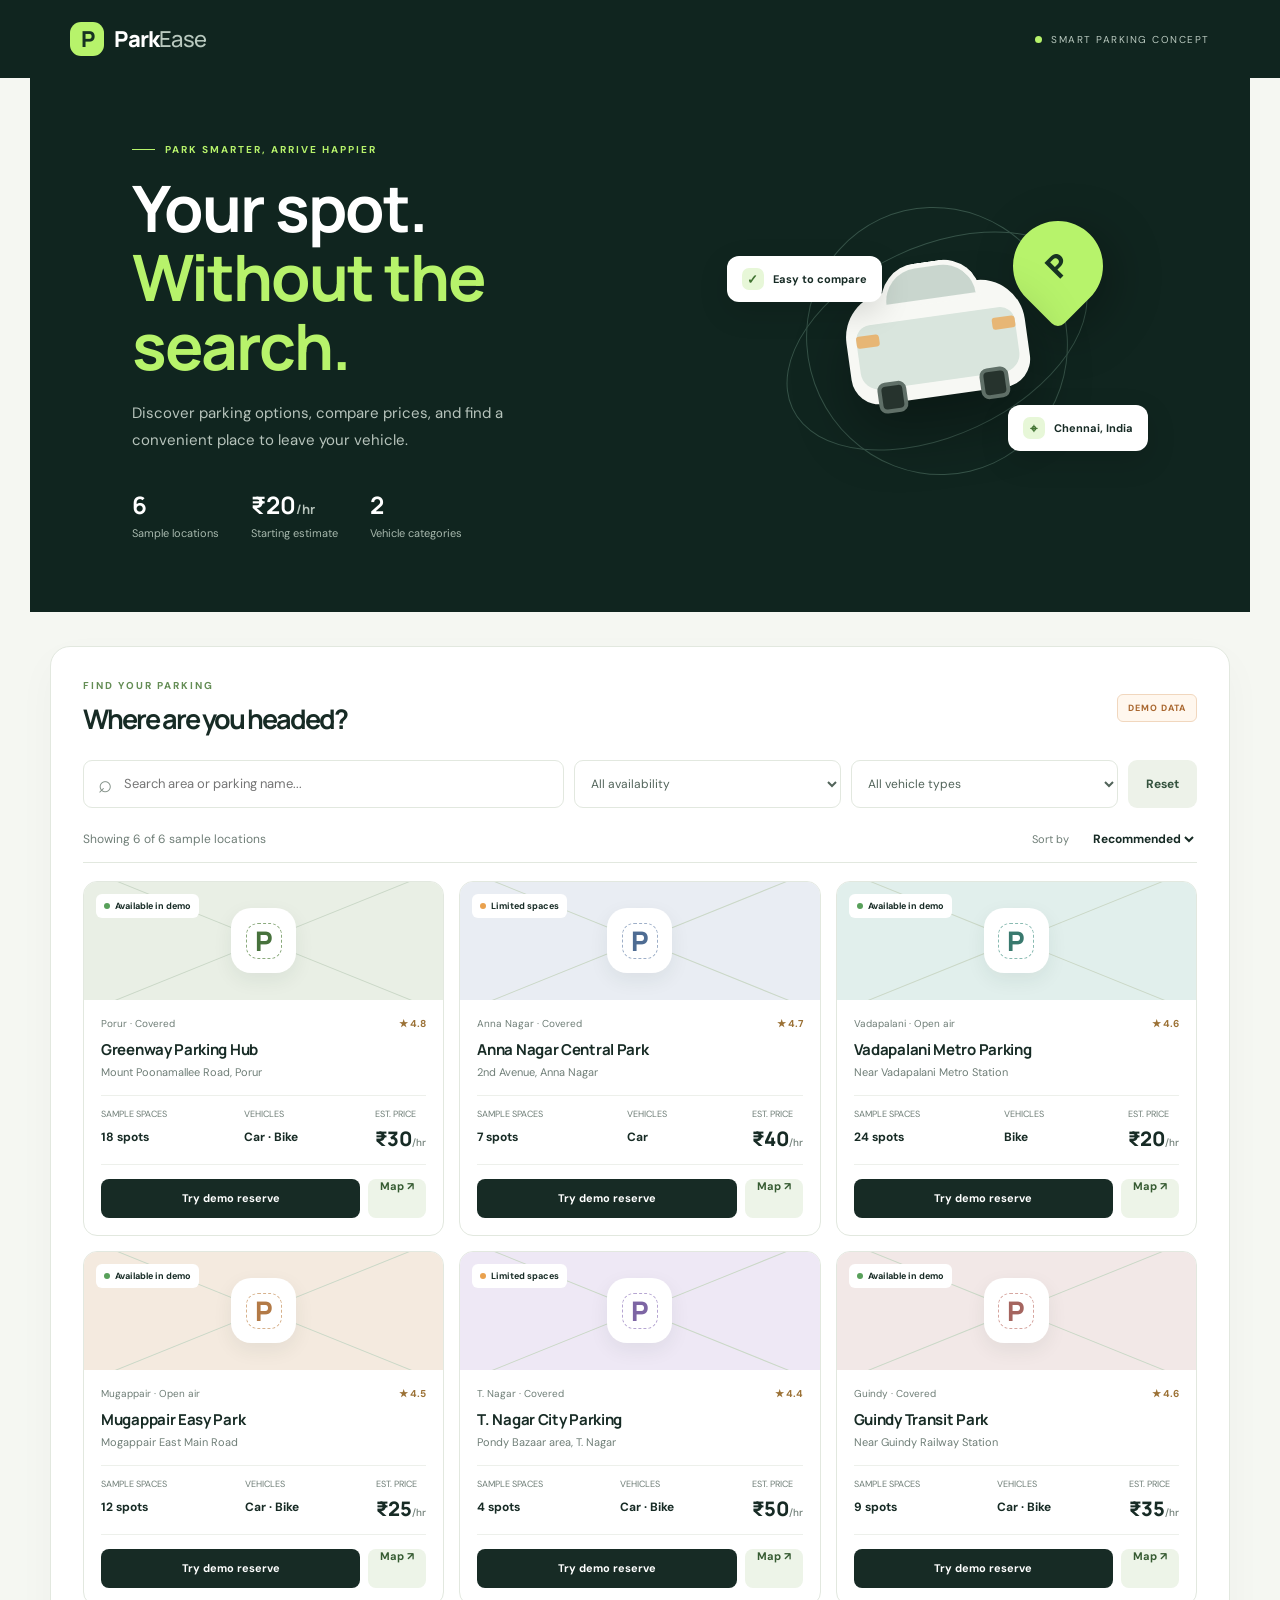
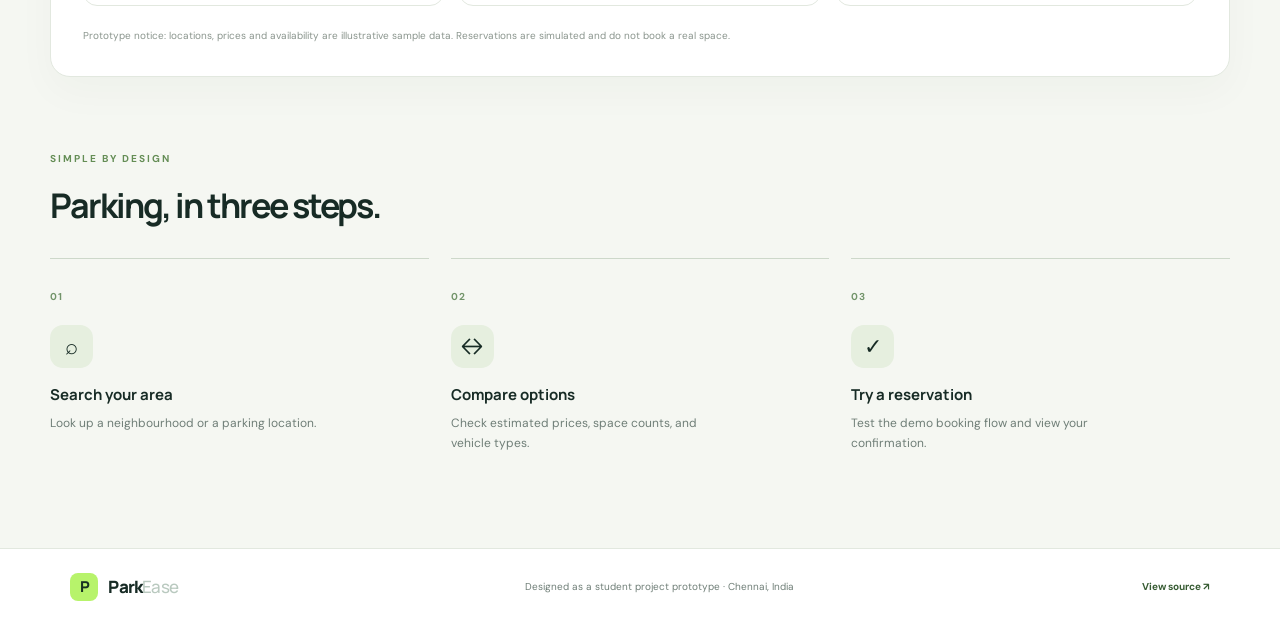
<file: index.html>
<!doctype html>
<html lang="en">
<head>
  <meta charset="utf-8">
  <meta name="viewport" content="width=device-width, initial-scale=1">
  <meta name="theme-color" content="#10251f">
  <meta name="description" content="ParkEase is a smart parking finder prototype to search, compare and demo-reserve parking spaces.">
  <title>ParkEase — Smart Parking Finder</title>
  <link rel="stylesheet" href="style.css">
</head>
<body>
  <header class="topbar">
    <a class="brand" href="#" aria-label="ParkEase home"><span class="brand-mark">P</span><span>Park<span class="brand-light">Ease</span></span></a>
    <div class="topbar-note"><span class="live-dot"></span> SMART PARKING CONCEPT</div>
  </header>

  <main>
    <section class="hero">
      <div class="hero-copy">
        <p class="eyebrow"><span class="eyebrow-line"></span> PARK SMARTER, ARRIVE HAPPIER</p>
        <h1>Your spot.<br><em>Without the search.</em></h1>
        <p class="hero-sub">Discover parking options, compare prices, and find a convenient place to leave your vehicle.</p>
        <div class="hero-stats">
          <div><strong>6</strong><span>Sample locations</span></div>
          <div><strong>₹20<span class="stat-unit">/hr</span></strong><span>Starting estimate</span></div>
          <div><strong>2</strong><span>Vehicle categories</span></div>
        </div>
      </div>
      <div class="hero-art" aria-hidden="true">
        <div class="orbit orbit-one"></div><div class="orbit orbit-two"></div>
        <div class="pin pin-back">P</div>
        <div class="car-card"><div class="car-top"></div><div class="car-body"><span></span><span></span></div><div class="car-wheel wheel-one"></div><div class="car-wheel wheel-two"></div></div>
        <div class="floating-tag tag-one"><span class="tag-icon">✓</span> Easy to compare</div>
        <div class="floating-tag tag-two"><span class="tag-icon">⌖</span> Chennai, India</div>
      </div>
    </section>

    <section class="search-panel" aria-label="Find parking">
      <div class="search-heading"><div><p class="eyebrow">FIND YOUR PARKING</p><h2>Where are you headed?</h2></div><span class="demo-label">DEMO DATA</span></div>
      <div class="search-controls">
        <label class="search-box"><span class="search-icon">⌕</span><span class="sr-only">Search by area or parking name</span><input id="searchInput" type="search" placeholder="Search area or parking name..." autocomplete="off"></label>
        <label class="select-wrap"><span class="sr-only">Availability</span><select id="availabilityFilter"><option value="all">All availability</option><option value="available">Available now</option><option value="limited">Limited spaces</option></select></label>
        <label class="select-wrap"><span class="sr-only">Vehicle type</span><select id="vehicleFilter"><option value="all">All vehicle types</option><option value="Car">Car</option><option value="Bike">Bike</option></select></label>
        <button id="clearButton" class="clear-button" type="button">Reset</button>
      </div>
      <div class="results-bar"><p id="resultCount">Showing 6 locations</p><label class="sort-wrap">Sort by <select id="sortSelect"><option value="recommended">Recommended</option><option value="price">Lowest price</option><option value="spaces">Most spaces</option></select></label></div>
      <div id="parkingGrid" class="parking-grid" aria-live="polite"></div>
      <div id="emptyState" class="empty-state" hidden><div class="empty-icon">⌕</div><h3>No parking spots found</h3><p>Try another area or reset your filters.</p><button class="button button-dark" id="emptyReset" type="button">Reset filters</button></div>
      <p class="disclaimer">Prototype notice: locations, prices and availability are illustrative sample data. Reservations are simulated and do not book a real space.</p>
    </section>

    <section class="how-section">
      <div><p class="eyebrow">SIMPLE BY DESIGN</p><h2>Parking, in three steps.</h2></div>
      <div class="steps">
        <article class="step"><span class="step-number">01</span><div class="step-icon">⌕</div><h3>Search your area</h3><p>Look up a neighbourhood or a parking location.</p></article>
        <article class="step"><span class="step-number">02</span><div class="step-icon">↔</div><h3>Compare options</h3><p>Check estimated prices, space counts, and vehicle types.</p></article>
        <article class="step"><span class="step-number">03</span><div class="step-icon">✓</div><h3>Try a reservation</h3><p>Test the demo booking flow and view your confirmation.</p></article>
      </div>
    </section>
  </main>

  <footer><a class="brand footer-brand" href="#"><span class="brand-mark">P</span><span>Park<span class="brand-light">Ease</span></span></a><p>Designed as a student project prototype · Chennai, India</p><a href="https://github.com/jaihari-maker/ai-" target="_blank" rel="noreferrer">View source ↗</a></footer>
  <div id="toast" class="toast" role="status" aria-live="polite"></div>
  <script src="script.js"></script>
</body>
</html>
</file>
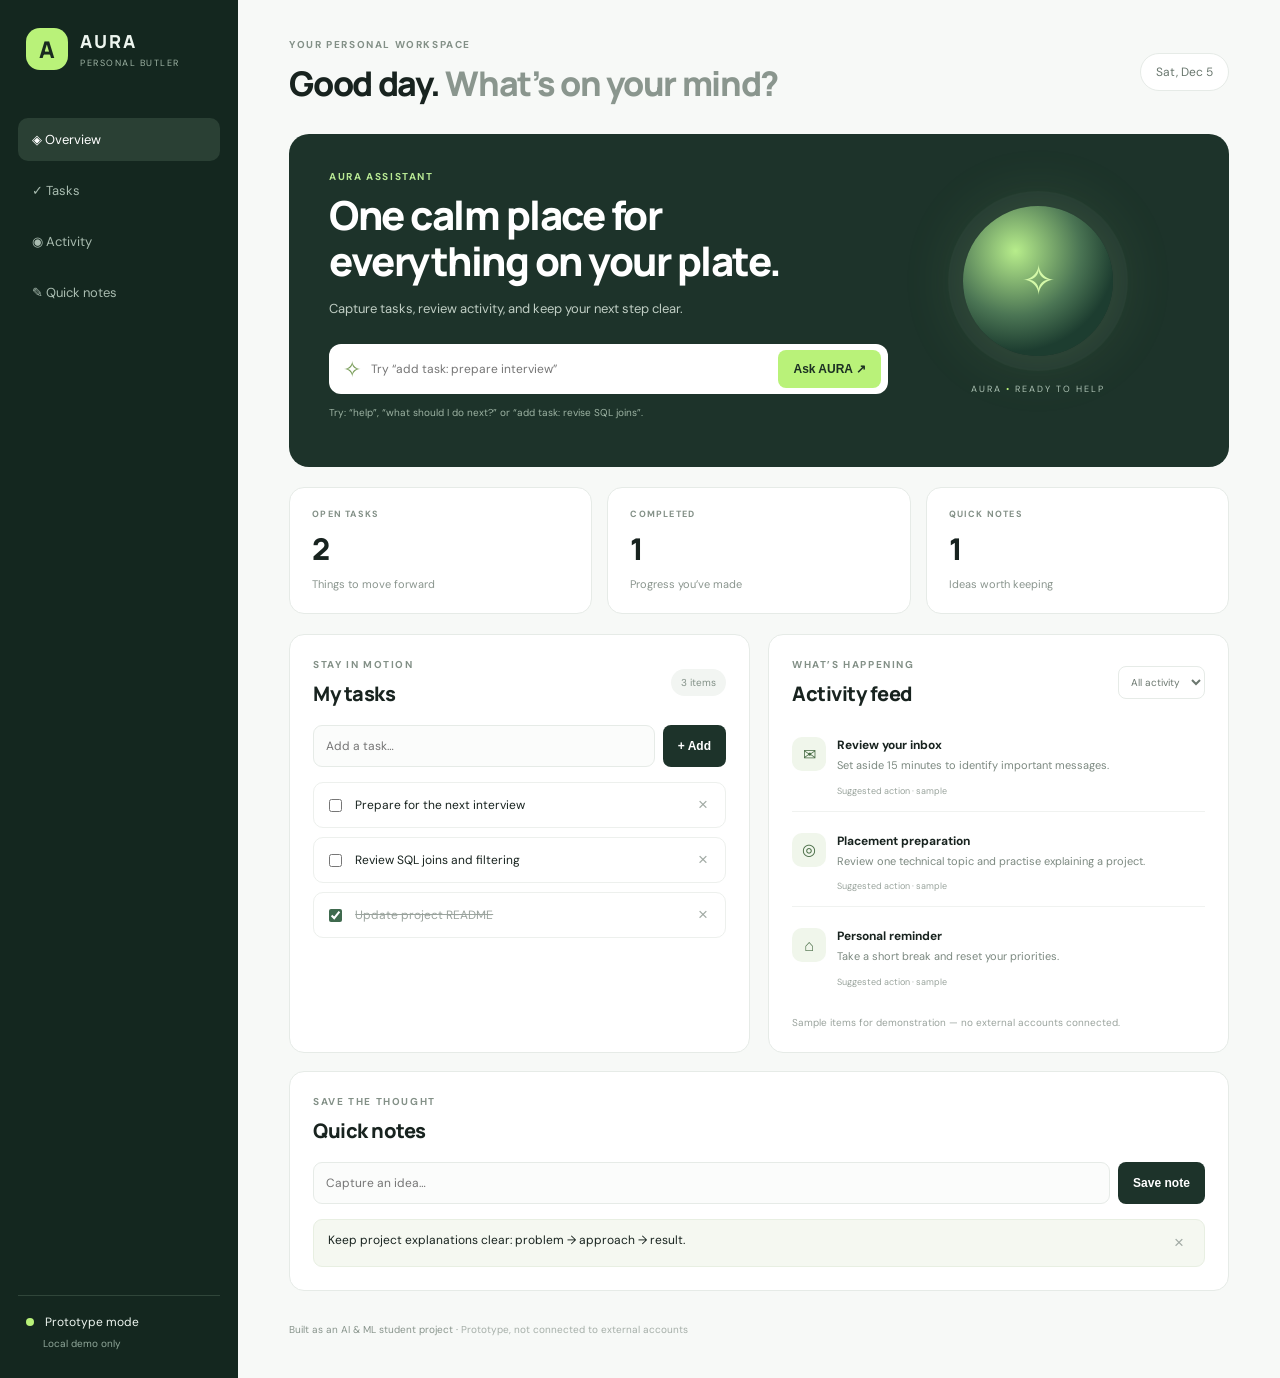
<file: aura-ai-butler/index.html>
<!doctype html>
<html lang="en">
<head>
  <meta charset="utf-8">
  <meta name="viewport" content="width=device-width, initial-scale=1">
  <meta name="description" content="AURA personal productivity assistant prototype">
  <title>AURA — AI Personal Butler</title>
  <link rel="stylesheet" href="style.css">
</head>
<body>
  <div class="app-shell">
    <aside class="sidebar">
      <div class="brand"><span class="brand-mark">A</span><div><strong>AURA</strong><small>PERSONAL BUTLER</small></div></div>
      <nav><a class="active" href="#overview">◈ Overview</a><a href="#tasks">✓ Tasks</a><a href="#activity">◉ Activity</a><a href="#notes">✎ Quick notes</a></nav>
      <div class="sidebar-foot"><span class="status-dot"></span> Prototype mode <small>Local demo only</small></div>
    </aside>
    <main class="main" id="overview">
      <header class="topbar"><div><p class="eyebrow">YOUR PERSONAL WORKSPACE</p><h1>Good day. <span>What’s on your mind?</span></h1></div><div class="date-pill" id="today"></div></header>
      <section class="hero">
        <div><p class="eyebrow">AURA ASSISTANT</p><h2>One calm place for<br>everything on your plate.</h2><p>Capture tasks, review activity, and keep your next step clear.</p>
          <form id="command-form" class="command"><span>✧</span><input id="command-input" placeholder="Try “add task: prepare interview”" aria-label="Ask AURA"><button>Ask AURA ↗</button></form>
          <p class="hint">Try: “help”, “what should I do next?” or “add task: revise SQL joins”.</p>
        </div>
        <div class="orb-wrap"><div class="orb"><span>✧</span></div><div class="orb-caption">AURA <span>•</span> READY TO HELP</div></div>
      </section>
      <section class="stats"><article><span>OPEN TASKS</span><strong id="open-count">0</strong><small>Things to move forward</small></article><article><span>COMPLETED</span><strong id="done-count">0</strong><small>Progress you’ve made</small></article><article><span>QUICK NOTES</span><strong id="note-count">0</strong><small>Ideas worth keeping</small></article></section>
      <div class="content-grid">
        <section class="panel" id="tasks"><div class="panel-head"><div><p class="eyebrow">STAY IN MOTION</p><h3>My tasks</h3></div><span class="count" id="task-label">0 items</span></div>
          <form id="task-form" class="inline-form"><input id="task-input" maxlength="120" placeholder="Add a task…" aria-label="New task" required><button class="primary">+ Add</button></form><div id="task-list" class="task-list"></div>
        </section>
        <section class="panel" id="activity"><div class="panel-head"><div><p class="eyebrow">WHAT’S HAPPENING</p><h3>Activity feed</h3></div><select id="activity-filter" aria-label="Filter activity"><option value="all">All activity</option><option value="work">Work</option><option value="personal">Personal</option></select></div><div id="activity-list" class="activity-list"></div><p class="sample-note">Sample items for demonstration — no external accounts connected.</p></section>
      </div>
      <section class="panel notes-panel" id="notes"><div class="panel-head"><div><p class="eyebrow">SAVE THE THOUGHT</p><h3>Quick notes</h3></div></div><form id="note-form" class="inline-form"><input id="note-input" maxlength="240" placeholder="Capture an idea…" aria-label="New note" required><button class="primary">Save note</button></form><div id="note-list" class="note-list"></div></section>
      <footer>Built as an AI & ML student project · <span>Prototype, not connected to external accounts</span></footer>
    </main>
  </div>
  <div id="toast" role="status" aria-live="polite"></div>
  <script src="script.js"></script>
</body>
</html>
</file>
<file: style.css>
@import url('https://fonts.googleapis.com/css2?family=DM+Sans:wght@400;500;600;700&family=Manrope:wght@400;500;600;700;800&display=swap');
:root{--ink:#172b25;--muted:#6f7e77;--green:#b7f36b;--green-dark:#426d31;--paper:#f5f7f2;--line:#e2e8df;--white:#fff;--orange:#e99b5d}
*{box-sizing:border-box}html{scroll-behavior:smooth}body{margin:0;background:var(--paper);color:var(--ink);font-family:'DM Sans',sans-serif}button,input,select{font:inherit}button,a,select{ -webkit-tap-highlight-color:transparent}a{color:inherit;text-decoration:none}.topbar{height:78px;display:flex;align-items:center;justify-content:space-between;padding:0 max(5.5vw,24px);background:#10251f;color:#fff}.brand{display:inline-flex;align-items:center;gap:10px;font-family:Manrope,sans-serif;font-size:22px;font-weight:800;letter-spacing:-.8px}.brand-mark{width:34px;height:34px;border-radius:11px;background:var(--green);color:#173322;display:grid;place-items:center;font-weight:800}.brand-light{font-weight:500;color:#b9c9bf}.topbar-note{font-size:10px;letter-spacing:1.5px;color:#b9c9bf;display:flex;align-items:center;gap:9px}.live-dot{width:7px;height:7px;border-radius:50%;background:var(--green)}
main{max-width:1240px;margin:auto;padding:0 30px}.hero{min-height:440px;background:#10251f;color:#fff;margin:0 calc((1240px - 100vw)/2);padding:65px max(8vw,42px) 72px;display:grid;grid-template-columns:1.15fr .85fr;align-items:center;gap:25px;overflow:hidden}.hero-copy{max-width:620px}.eyebrow{font-size:10px;letter-spacing:2px;font-weight:700;color:#648d55;margin:0 0 17px;display:flex;align-items:center;gap:10px}.hero .eyebrow{color:var(--green)}.eyebrow-line{width:23px;height:1px;background:currentColor}h1,h2,h3,p{margin-top:0}h1,h2{font-family:Manrope,sans-serif;letter-spacing:-2px}h1{font-size:clamp(42px,5vw,66px);line-height:1.08;margin-bottom:20px;font-weight:700}h1 em{font-style:normal;color:var(--green)}.hero-sub{max-width:450px;color:#b7c4bc;line-height:1.75;font-size:15px}.hero-stats{display:flex;gap:32px;margin-top:35px}.hero-stats div{display:grid;gap:5px}.hero-stats strong{font:700 24px Manrope,sans-serif}.hero-stats div>span{font-size:11px;color:#a7b8ad}.stat-unit{font-size:13px;color:#b7c4bc}.hero-art{height:280px;position:relative;display:grid;place-items:center}.orbit{position:absolute;border:1px solid #365348;border-radius:50%;transform:rotate(-25deg)}.orbit-one{width:320px;height:190px}.orbit-two{width:260px;height:270px}.pin{position:absolute;width:90px;height:90px;border-radius:50% 50% 50% 10%;transform:rotate(-45deg);background:var(--green);display:grid;place-items:center;color:#173322;font-size:32px;font-weight:800;box-shadow:0 15px 50px #0004;top:20px;right:45px}.pin-back{transform:rotate(-45deg)}.pin-back::first-letter{transform:rotate(45deg)}.car-card{position:relative;width:180px;height:110px;background:#f7f8f4;border-radius:45px 45px 28px 28px;transform:rotate(-8deg);box-shadow:0 30px 60px #0005;z-index:2}.car-top{position:absolute;width:100px;height:42px;left:40px;top:-25px;background:#c9d6ce;border-radius:45px 45px 5px 5px;border:5px solid #f7f8f4}.car-body{position:absolute;inset:30px 10px 15px;background:#d9e5dd;border-radius:15px 15px 18px 18px}.car-body span{position:absolute;width:23px;height:12px;background:#e7b675;border-radius:3px;top:10px}.car-body span:first-child{left:0}.car-body span:last-child{right:0}.car-wheel{position:absolute;width:29px;height:31px;background:#26332d;border:4px solid #607068;border-radius:8px;bottom:-10px}.wheel-one{left:24px}.wheel-two{right:24px}.floating-tag{position:absolute;background:#fff;color:var(--ink);border-radius:12px;padding:12px 15px;font-size:11px;font-weight:700;box-shadow:0 10px 30px #0002;z-index:3;display:flex;align-items:center;gap:9px}.tag-one{left:0;top:55px}.tag-two{right:0;bottom:30px}.tag-icon{width:22px;height:22px;border-radius:7px;background:#e7f7d8;color:#3f7230;display:grid;place-items:center;font-size:13px}
.search-panel{background:#fff;border:1px solid var(--line);border-radius:20px;padding:32px;margin-top:34px;box-shadow:0 15px 40px #17332208}.search-heading{display:flex;justify-content:space-between;align-items:center;margin-bottom:23px}.search-heading .eyebrow{margin-bottom:8px}.search-heading h2,.how-section h2{font-size:27px;margin-bottom:0}.demo-label{border:1px solid #f1d7be;background:#fff7ee;color:#a9672f;border-radius:6px;padding:7px 10px;font-size:9px;font-weight:700;letter-spacing:1px}.search-controls{display:grid;grid-template-columns:1.8fr 1fr 1fr auto;gap:10px}.search-box,.select-wrap{height:48px;border:1px solid var(--line);border-radius:9px;display:flex;align-items:center;background:#fff}.search-box{padding:0 14px;gap:10px}.search-icon{font-size:24px;color:#839188}.search-box input{border:0;outline:0;width:100%;color:var(--ink);font-size:13px;background:transparent}.select-wrap select,.sort-wrap select{border:0;outline:0;background:transparent;color:#52645a;font-size:12px;width:100%;padding:0 12px;cursor:pointer}.clear-button{border:0;background:#edf2e9;border-radius:9px;padding:0 18px;color:#34523e;font-size:12px;font-weight:700;cursor:pointer}.results-bar{display:flex;align-items:center;justify-content:space-between;border-bottom:1px solid var(--line);padding:22px 0 14px;margin-bottom:18px}.results-bar p{font-size:12px;color:var(--muted);margin:0}.sort-wrap{display:flex;align-items:center;gap:8px;font-size:11px;color:var(--muted)}.sort-wrap select{width:auto;font-weight:700;color:var(--ink);padding-right:0}
.parking-grid{display:grid;grid-template-columns:repeat(3,minmax(0,1fr));gap:15px}.parking-card{border:1px solid var(--line);border-radius:14px;overflow:hidden;background:#fff;transition:transform .2s,box-shadow .2s}.parking-card:hover{transform:translateY(-3px);box-shadow:0 12px 24px #1733220d}.lot-art{height:118px;background:#e9efe5;position:relative;overflow:hidden;display:flex;align-items:center;justify-content:center}.lot-art::before,.lot-art::after{content:"";position:absolute;width:160%;height:1px;background:#cbd8c8;transform:rotate(-22deg)}.lot-art::after{transform:rotate(22deg)}.lot-symbol{position:relative;z-index:1;width:65px;height:65px;border-radius:20px;background:#fff;box-shadow:0 7px 20px #203d2512;display:grid;place-items:center;color:#47723c;font:800 27px Manrope,sans-serif}.lot-symbol::after{content:"";position:absolute;width:34px;height:34px;border:1px dashed #8baa7d;border-radius:12px}.lot-art.tone-2{background:#e9edf3}.tone-2 .lot-symbol{color:#4e6c93}.tone-2 .lot-symbol::after{border-color:#9eafc8}.lot-art.tone-3{background:#f4eadf}.tone-3 .lot-symbol{color:#b37a46}.tone-3 .lot-symbol::after{border-color:#d7b28d}.lot-art.tone-4{background:#e1efec}.tone-4 .lot-symbol{color:#39796e}.tone-4 .lot-symbol::after{border-color:#8abbb2}.lot-art.tone-5{background:#eee8f5}.tone-5 .lot-symbol{color:#7d65a4}.tone-5 .lot-symbol::after{border-color:#b6a6d2}.lot-art.tone-6{background:#f2e8e7}.tone-6 .lot-symbol{color:#a5655f}.tone-6 .lot-symbol::after{border-color:#d6a6a0}.status-pill{position:absolute;top:12px;left:12px;z-index:2;background:#fff;border-radius:6px;padding:6px 8px;font-size:9px;font-weight:700;display:flex;align-items:center;gap:5px}.status-pill::before{content:"";width:6px;height:6px;background:#58a05a;border-radius:50%}.status-pill.limited::before{background:#e9a14e}.card-content{padding:17px}.card-meta{display:flex;align-items:center;justify-content:space-between;gap:8px;color:var(--muted);font-size:10px;margin-bottom:9px}.rating{color:#9b7135;font-weight:700}.parking-card h3{font:700 15px Manrope,sans-serif;letter-spacing:-.3px;margin:0 0 5px}.address{font-size:11px;color:var(--muted);margin-bottom:16px}.card-details{display:flex;justify-content:space-between;border-top:1px solid #edf0eb;border-bottom:1px solid #edf0eb;padding:12px 0;margin-bottom:14px}.detail-label{font-size:9px;color:var(--muted);display:block;margin-bottom:5px}.detail-value{font-size:12px;font-weight:700}.price{font:800 20px Manrope,sans-serif}.price small{font:500 10px 'DM Sans',sans-serif;color:var(--muted)}.card-actions{display:flex;gap:8px}.button{border:0;border-radius:8px;min-height:39px;padding:0 12px;cursor:pointer;font-size:11px;font-weight:700;transition:opacity .2s}.button:hover{opacity:.85}.button-dark{background:var(--ink);color:#fff;flex:1}.button-light{background:#edf4e8;color:#365b32}.disclaimer{margin:22px 0 0;color:#8a958d;font-size:10px;line-height:1.6}.empty-state{text-align:center;padding:45px 10px}.empty-state h3{margin:8px 0}.empty-state p{color:var(--muted);font-size:13px}.empty-icon{font-size:35px;color:#8ca584}.how-section{padding:75px 0 82px}.how-section h2{font-size:34px}.steps{display:grid;grid-template-columns:repeat(3,1fr);gap:22px;margin-top:30px}.step{position:relative;border-top:1px solid #cdd8ca;padding:25px 10px 0 0}.step-number{font-size:10px;letter-spacing:1px;color:#72946a;font-weight:700}.step-icon{width:43px;height:43px;border-radius:13px;background:#e6efdf;display:grid;place-items:center;font-size:22px;margin:20px 0 16px}.step h3{font:700 15px Manrope,sans-serif;margin-bottom:8px}.step p{color:var(--muted);font-size:12px;line-height:1.7;max-width:270px}footer{border-top:1px solid var(--line);padding:24px max(5.5vw,24px);display:flex;align-items:center;justify-content:space-between;gap:20px;background:#fff}footer .brand{font-size:17px}footer .brand-mark{width:28px;height:28px;border-radius:8px;font-size:15px}footer p,footer>a:last-child{font-size:10px;color:var(--muted);margin:0}footer>a:last-child{font-weight:700;color:#365b32}.toast{position:fixed;bottom:24px;left:50%;transform:translate(-50%,20px);background:#10251f;color:#fff;padding:14px 18px;border-radius:10px;font-size:12px;box-shadow:0 10px 35px #0003;opacity:0;pointer-events:none;transition:.25s;z-index:20;max-width:calc(100vw - 30px)}.toast.show{opacity:1;transform:translate(-50%,0)}.sr-only{position:absolute;width:1px;height:1px;padding:0;margin:-1px;overflow:hidden;clip:rect(0,0,0,0);white-space:nowrap;border:0}
@media(max-width:850px){.hero{grid-template-columns:1fr;padding:55px 7vw 35px}.hero-art{height:230px;max-width:500px;width:100%;margin:auto}.search-controls{grid-template-columns:1fr 1fr}.search-box{grid-column:1/-1}.clear-button{height:45px}.parking-grid{grid-template-columns:repeat(2,minmax(0,1fr))}.search-panel{padding:24px}.hero-stats{gap:25px}}
@media(max-width:560px){.topbar{height:65px}.topbar-note{font-size:8px;letter-spacing:.8px}main{padding:0 15px}.hero{margin:0 -15px;padding:48px 22px 28px;gap:4px}h1{font-size:43px}.hero-sub{font-size:13px}.hero-stats{gap:18px}.hero-stats strong{font-size:20px}.hero-stats div>span{font-size:9px}.hero-art{height:205px;transform:scale(.88);margin-top:-5px}.search-panel{margin-top:18px;padding:19px 14px;border-radius:15px}.search-heading h2{font-size:22px}.search-controls{grid-template-columns:1fr 1fr;gap:8px}.search-box{grid-column:1/-1}.select-wrap{min-width:0}.select-wrap select{font-size:11px;padding:0 8px}.clear-button{padding:0 10px}.parking-grid{grid-template-columns:1fr}.lot-art{height:130px}.results-bar{padding-top:18px}.how-section{padding:55px 0}.how-section h2{font-size:27px}.steps{grid-template-columns:1fr;gap:12px}.step{display:grid;grid-template-columns:45px 1fr;column-gap:14px;padding:18px 0}.step-number{grid-column:1}.step-icon{grid-column:1;grid-row:2;margin:8px 0 0}.step h3{grid-column:2;grid-row:1;margin:4px 0 7px}.step p{grid-column:2;grid-row:2;margin:0}footer{padding:22px 18px;flex-wrap:wrap}footer p{order:3;width:100%}}
@media(prefers-reduced-motion:reduce){*{scroll-behavior:auto!important;transition:none!important}}
</file>
<file: aura-ai-butler/style.css>
@import url('https://fonts.googleapis.com/css2?family=DM+Sans:wght@400;500;600;700&family=Manrope:wght@400;500;600;700;800&display=swap');
:root{--ink:#18231f;--muted:#78837d;--line:#e6ebe7;--paper:#f7f9f7;--green:#b9f279;--deep:#1d332a;--white:#fff}*{box-sizing:border-box}html{scroll-behavior:smooth}body{margin:0;background:var(--paper);color:var(--ink);font-family:'DM Sans',sans-serif}.app-shell{min-height:100vh;display:grid;grid-template-columns:238px 1fr}.sidebar{background:#14271f;color:#edf5ef;padding:28px 18px;display:flex;flex-direction:column;gap:48px}.brand{display:flex;gap:12px;align-items:center;padding:0 8px}.brand-mark{width:42px;height:42px;border-radius:14px;background:var(--green);color:#1a2b20;display:grid;place-items:center;font:800 23px Manrope}.brand strong{display:block;font:800 18px Manrope;letter-spacing:2px}.brand small{display:block;font-size:9px;letter-spacing:1.5px;color:#9fb4a5;margin-top:4px}.sidebar nav{display:grid;gap:8px}.sidebar nav a{padding:13px 14px;color:#a9bcb0;text-decoration:none;border-radius:10px;font-size:13px}.sidebar nav a.active,.sidebar nav a:hover{background:#2a4034;color:#fff}.sidebar-foot{margin-top:auto;border-top:1px solid #30463a;padding:18px 8px 0;font-size:12px}.sidebar-foot small{display:block;color:#90a79a;margin:7px 0 0 17px}.status-dot{display:inline-block;width:8px;height:8px;border-radius:50%;background:var(--green);margin-right:8px}.main{padding:38px clamp(22px,4vw,62px);max-width:1500px;width:100%;margin:auto}.topbar{display:flex;justify-content:space-between;align-items:center;gap:20px;margin-bottom:28px}.eyebrow{font-size:10px;letter-spacing:1.6px;font-weight:700;color:#839087;margin:0 0 9px}.topbar h1{font:800 clamp(23px,3vw,34px) Manrope;letter-spacing:-1.3px;margin:0}.topbar h1 span{color:#8a968e}.date-pill{border:1px solid var(--line);background:#fff;border-radius:30px;padding:10px 15px;font-size:12px;color:#68766d;white-space:nowrap}.hero{background:var(--deep);color:#fff;border-radius:20px;padding:36px 40px;display:grid;grid-template-columns:1.3fr .7fr;align-items:center;min-height:290px;overflow:hidden}.hero .eyebrow{color:#b8e994}.hero h2{font:800 clamp(27px,3.3vw,40px)/1.15 Manrope;letter-spacing:-1.5px;margin:0 0 14px}.hero p:not(.eyebrow){color:#c0cec4;font-size:13px;line-height:1.7}.command{display:flex;align-items:center;gap:10px;background:#fff;border-radius:12px;padding:6px 7px 6px 14px;max-width:580px;margin-top:24px}.command span{color:#789c58;font-size:22px}.command input{border:0;outline:0;min-width:0;flex:1;padding:10px 0;font:inherit;font-size:12px}.command button,.primary{border:0;background:var(--green);color:#1c3023;border-radius:8px;padding:12px 15px;font-weight:700;font-size:12px;cursor:pointer;white-space:nowrap}.hint{font-size:10px!important;color:#9db3a3!important}.orb-wrap{display:grid;place-items:center;min-height:200px}.orb{width:150px;height:150px;border-radius:50%;display:grid;place-items:center;font-size:42px;color:#d5f9a9;background:radial-gradient(circle at 35% 30%,#b7ed8b,#4b7554 45%,#1d3d30 70%);box-shadow:0 0 0 15px #ffffff08,0 0 65px #9bd87928;animation:float 5s ease-in-out infinite}.orb-caption{font-size:9px;letter-spacing:2px;color:#adc2b4;margin-top:17px}.orb-caption span{color:var(--green)}@keyframes float{50%{transform:translateY(-7px)}}.stats{display:grid;grid-template-columns:repeat(3,1fr);gap:15px;margin:20px 0}.stats article,.panel{background:#fff;border:1px solid var(--line);border-radius:15px}.stats article{padding:20px 22px}.stats article span{display:block;color:#839087;font-size:9px;font-weight:700;letter-spacing:1.2px}.stats strong{display:block;font:800 30px Manrope;margin:8px 0 3px}.stats small{color:#8a958e;font-size:11px}.content-grid{display:grid;grid-template-columns:1fr 1fr;gap:18px}.panel{padding:23px;margin-bottom:18px;min-width:0}.panel-head{display:flex;justify-content:space-between;align-items:center;gap:12px;margin-bottom:18px}.panel-head h3{font:800 20px Manrope;margin:0;letter-spacing:-.5px}.count{font-size:10px;color:#829087;background:#f2f5f2;border-radius:20px;padding:7px 10px}.inline-form{display:flex;gap:8px}.inline-form input{flex:1;min-width:0;border:1px solid var(--line);background:#fbfcfb;border-radius:9px;padding:12px;font:inherit;font-size:12px;outline-color:#a7d77e}.primary{background:var(--deep);color:#fff}.task-list,.activity-list,.note-list{display:grid;gap:9px;margin-top:15px}.task-item{display:flex;align-items:center;gap:10px;border:1px solid #edf0ed;border-radius:10px;padding:11px}.task-item input{accent-color:#3f6a4e}.task-item .task-text{font-size:12px;flex:1;overflow-wrap:anywhere}.task-item.done .task-text{text-decoration:line-through;color:#9aa39d}.delete{border:0;background:transparent;color:#a1aaa4;cursor:pointer;font-size:17px}.activity-item{display:flex;gap:11px;padding:12px 0;border-bottom:1px solid #f0f2f0}.activity-item:last-child{border-bottom:0}.activity-icon{width:34px;height:34px;flex-shrink:0;display:grid;place-items:center;background:#f0f6eb;border-radius:10px;color:#486c45}.activity-item strong{display:block;font-size:12px}.activity-item p{font-size:11px;color:#7c8980;line-height:1.5;margin:4px 0}.activity-item small{font-size:9px;color:#9aa49d}.panel select{border:1px solid var(--line);border-radius:8px;padding:8px;background:#fff;color:#6b776f;font:inherit;font-size:10px}.sample-note{font-size:10px;color:#9aa39d;margin:14px 0 0}.notes-panel{margin-top:0}.note{padding:12px 14px;border-radius:9px;background:#f5f8f1;border:1px solid #e8efe2;font-size:12px;overflow-wrap:anywhere;display:flex;justify-content:space-between;gap:10px}.empty{font-size:11px;color:#9aa39d;padding:10px 0}footer{padding:14px 0 4px;color:#88948c;font-size:10px}footer span{color:#a5aea8}#toast{position:fixed;bottom:22px;right:22px;background:#1d332a;color:#fff;padding:13px 18px;border-radius:10px;font-size:12px;opacity:0;transform:translateY(8px);transition:.2s;pointer-events:none;max-width:calc(100% - 44px)}#toast.show{opacity:1;transform:translateY(0)}@media(max-width:1000px){.app-shell{grid-template-columns:190px 1fr}.hero{padding:28px}.orb{width:120px;height:120px}.content-grid{grid-template-columns:1fr}}@media(max-width:680px){.app-shell{display:block}.sidebar{padding:14px 16px;gap:16px}.brand-mark{width:34px;height:34px}.sidebar nav{display:flex;overflow:auto;gap:5px}.sidebar nav a{white-space:nowrap;padding:10px}.sidebar-foot{display:none}.main{padding:23px 15px}.topbar{align-items:flex-start;flex-direction:column}.hero{grid-template-columns:1fr;padding:25px 20px}.orb-wrap{display:none}.stats{gap:8px}.stats article{padding:14px 11px}.stats article strong{font-size:24px}.stats article small{font-size:9px}.panel{padding:17px}.command button{padding:10px;font-size:10px}}
</file>
